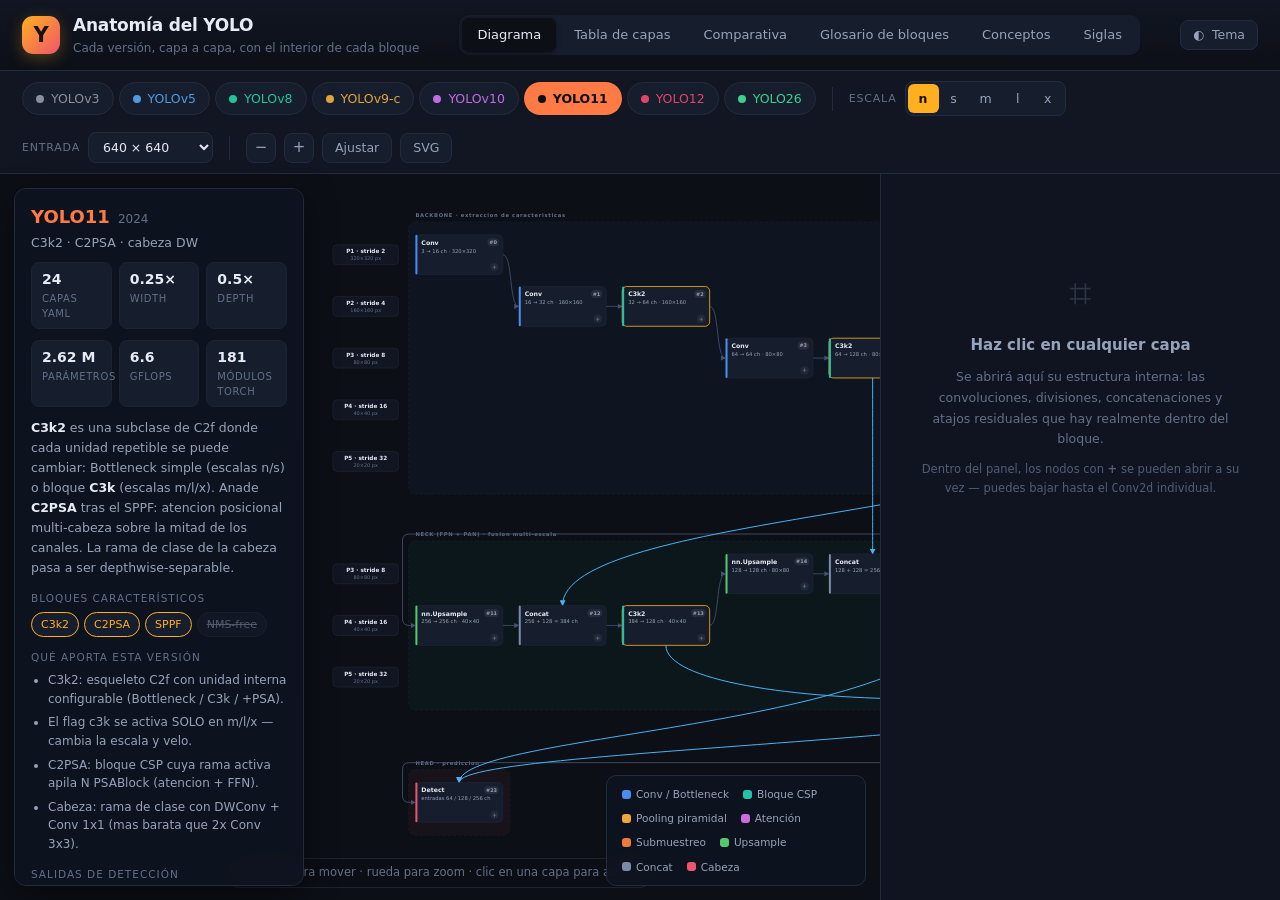
<file: index.html>
<!DOCTYPE html>
<html lang="es">
<head>
<meta charset="utf-8">
<meta name="viewport" content="width=device-width, initial-scale=1">
<title>Anatomía del YOLO · diagramas capa a capa</title>
<link rel="stylesheet" href="css/estilo.css">
<script>
  /* el tema guardado se aplica antes de pintar, para que no haya parpadeo */
  try {
    var t = localStorage.getItem("yolo-tema");
    if (t) document.documentElement.dataset.tema = t;
  } catch (e) { /* localStorage bloqueado: se queda el tema por defecto */ }
</script>
</head>
<body>

<header class="cabecera">
  <div class="marca">
    <div class="logo">Y</div>
    <div>
      <h1>Anatomía del YOLO</h1>
      <p>Cada versión, capa a capa, con el interior de cada bloque</p>
    </div>
  </div>

  <nav class="pestanas" id="pestanas">
    <button class="pes activa" data-vista="diagrama">Diagrama</button>
    <button class="pes" data-vista="tabla">Tabla de capas</button>
    <button class="pes" data-vista="comparativa">Comparativa</button>
    <button class="pes" data-vista="glosario">Glosario de bloques</button>
    <button class="pes" data-vista="conceptos">Conceptos</button>
    <button class="pes" data-vista="siglas">Siglas</button>
  </nav>

  <div class="tema">
    <button class="btn-icono ancho" id="btnTema" title="Cambiar los colores"
            aria-haspopup="true" aria-expanded="false">◐&nbsp; Tema</button>
    <div class="menu-tema oculto" id="menuTema"></div>
  </div>
</header>

<!-- ─────────────────────────── barra de control ─────────────────────────── -->
<div class="controles" id="controles">
  <div class="grupo versiones" id="selectorVersiones"></div>

  <div class="separador"></div>

  <div class="grupo">
    <label>Escala</label>
    <div class="segmentado" id="selectorEscala"></div>
  </div>

  <div class="grupo">
    <label>Entrada</label>
    <select id="selectorEntrada">
      <option value="640" selected>640 × 640</option>
      <option value="320">320 × 320</option>
      <option value="960">960 × 960</option>
      <option value="1280">1280 × 1280</option>
    </select>
  </div>

  <div class="separador"></div>

  <div class="grupo herramientas">
    <button class="btn-icono" id="btnZoomOut" title="Alejar">−</button>
    <button class="btn-icono" id="btnZoomIn" title="Acercar">+</button>
    <button class="btn-icono ancho" id="btnEncuadrar" title="Encuadrar">Ajustar</button>
    <button class="btn-icono ancho" id="btnSVG" title="Descargar el diagrama en SVG">SVG</button>
  </div>
</div>

<!-- ────────────────────────────── contenido ─────────────────────────────── -->
<main id="principal">

  <!-- VISTA: DIAGRAMA -->
  <section class="vista activa" data-vista="diagrama">
    <div class="lienzo-envoltorio">
      <div class="ficha-modelo" id="fichaModelo"></div>
      <svg class="lienzo" id="lienzo"></svg>
      <div class="leyenda" id="leyenda"></div>
      <div class="pista">arrastra para mover · rueda para zoom · clic en una capa para abrirla</div>
    </div>

    <aside class="panel" id="panel">
      <div class="panel-vacio" id="panelVacio">
        <div class="panel-vacio-icono">⌗</div>
        <h3>Haz clic en cualquier capa</h3>
        <p>Se abrirá aquí su estructura interna: las convoluciones, divisiones,
           concatenaciones y atajos residuales que hay realmente dentro del bloque.</p>
        <p class="tenue">Dentro del panel, los nodos con <b>+</b> se pueden abrir a su vez —
           puedes bajar hasta el <code>Conv2d</code> individual.</p>
      </div>
      <div class="panel-cuerpo oculto" id="panelCuerpo">
        <div class="miga" id="miga"></div>
        <h2 id="panelTitulo"></h2>
        <code class="firma" id="panelFirma"></code>
        <div class="panel-meta" id="panelMeta"></div>
        <p class="panel-desc" id="panelDesc"></p>
        <div class="sub-lienzo-envoltorio">
          <svg class="sub-lienzo" id="subLienzo"></svg>
          <div class="sub-herramientas">
            <button class="btn-icono" data-sub="out">−</button>
            <button class="btn-icono" data-sub="in">+</button>
            <button class="btn-icono ancho" data-sub="fit">Ajustar</button>
          </div>
        </div>
        <div class="formula" id="panelFormula"></div>
        <ul class="notas" id="panelNotas"></ul>
      </div>
    </aside>
  </section>

  <!-- VISTA: TABLA -->
  <section class="vista" data-vista="tabla">
    <div class="contenedor-ancho">
      <div class="aviso-tabla" id="avisoTabla"></div>
      <table class="tabla-capas" id="tablaCapas"></table>
    </div>
  </section>

  <!-- VISTA: COMPARATIVA -->
  <section class="vista" data-vista="comparativa">
    <div class="contenedor-ancho" id="contenedorComparativa"></div>
  </section>

  <!-- VISTA: GLOSARIO -->
  <section class="vista" data-vista="glosario">
    <div class="contenedor-ancho">
      <div class="rejilla-glosario" id="rejillaGlosario"></div>
    </div>
  </section>

  <!-- VISTA: CONCEPTOS -->
  <section class="vista" data-vista="conceptos">
    <div class="contenedor-ancho" id="contenedorConceptos"></div>
  </section>

  <!-- VISTA: SIGLAS -->
  <section class="vista" data-vista="siglas">
    <div class="contenedor-ancho" id="contenedorSiglas"></div>
  </section>

</main>

<!-- modal para el glosario -->
<div class="modal oculto" id="modal">
  <div class="modal-caja">
    <button class="modal-cerrar" id="modalCerrar">×</button>
    <div class="miga" id="modalMiga"></div>
    <h2 id="modalTitulo"></h2>
    <code class="firma" id="modalFirma"></code>
    <p class="panel-desc" id="modalDesc"></p>
    <svg class="sub-lienzo grande" id="modalLienzo"></svg>
    <div class="formula" id="modalFormula"></div>
    <ul class="notas" id="modalNotas"></ul>
  </div>
</div>

<script src="js/datos-modelos.js"></script>
<script src="js/parser.js"></script>
<script src="js/bloques.js"></script>
<script src="js/glosario.js"></script>
<script src="js/diagrama.js"></script>
<script src="js/tema.js"></script>
<script src="js/app.js"></script>
</body>
</html>
</file>
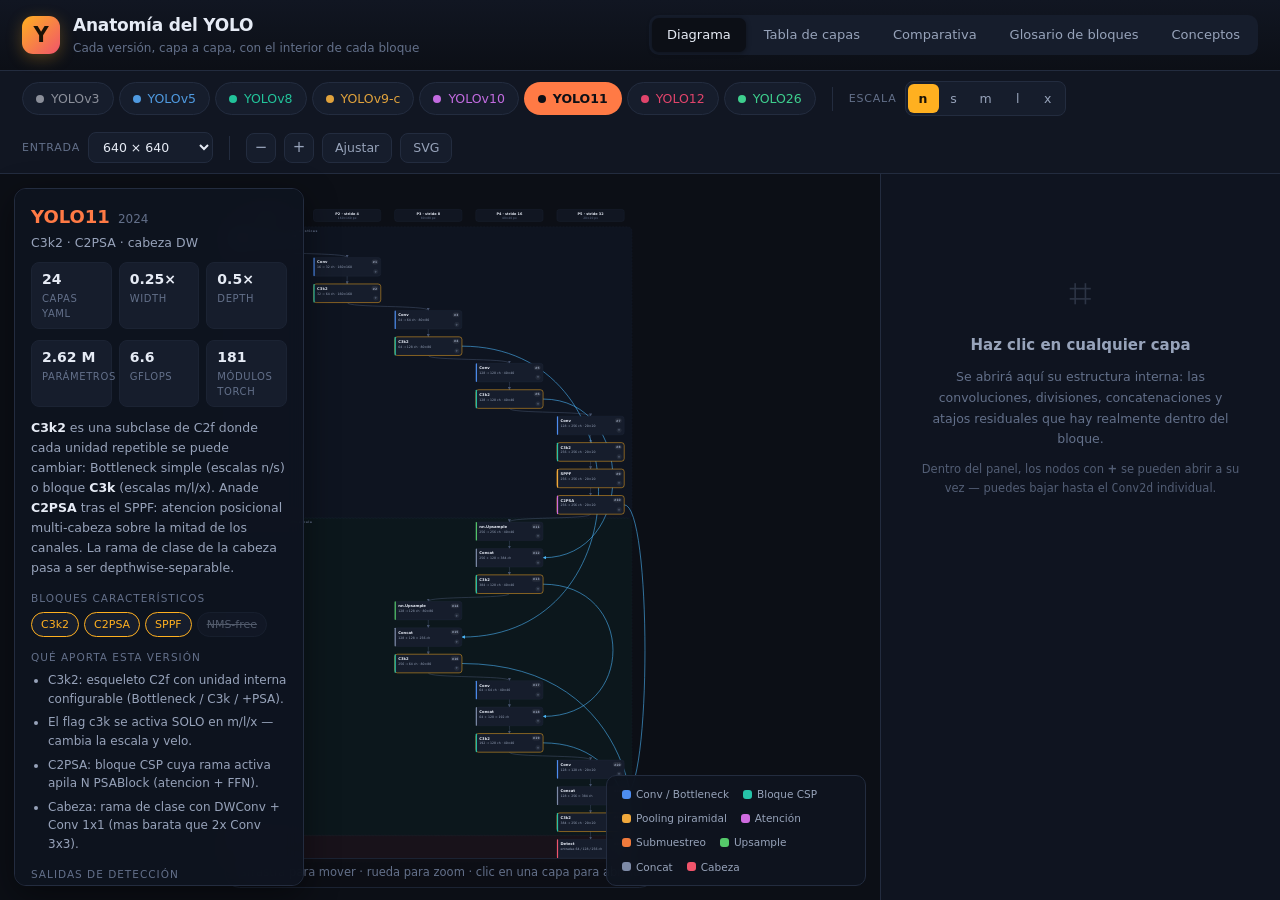
<file: yolo_arquitecture/index.html>
<!DOCTYPE html>
<html lang="es">
<head>
<meta charset="utf-8">
<meta name="viewport" content="width=device-width, initial-scale=1">
<title>Anatomía del YOLO · diagramas capa a capa</title>
<link rel="stylesheet" href="css/estilo.css">
</head>
<body>

<header class="cabecera">
  <div class="marca">
    <div class="logo">Y</div>
    <div>
      <h1>Anatomía del YOLO</h1>
      <p>Cada versión, capa a capa, con el interior de cada bloque</p>
    </div>
  </div>

  <nav class="pestanas" id="pestanas">
    <button class="pes activa" data-vista="diagrama">Diagrama</button>
    <button class="pes" data-vista="tabla">Tabla de capas</button>
    <button class="pes" data-vista="comparativa">Comparativa</button>
    <button class="pes" data-vista="glosario">Glosario de bloques</button>
    <button class="pes" data-vista="conceptos">Conceptos</button>
  </nav>
</header>

<!-- ─────────────────────────── barra de control ─────────────────────────── -->
<div class="controles" id="controles">
  <div class="grupo versiones" id="selectorVersiones"></div>

  <div class="separador"></div>

  <div class="grupo">
    <label>Escala</label>
    <div class="segmentado" id="selectorEscala"></div>
  </div>

  <div class="grupo">
    <label>Entrada</label>
    <select id="selectorEntrada">
      <option value="640" selected>640 × 640</option>
      <option value="320">320 × 320</option>
      <option value="960">960 × 960</option>
      <option value="1280">1280 × 1280</option>
    </select>
  </div>

  <div class="separador"></div>

  <div class="grupo herramientas">
    <button class="btn-icono" id="btnZoomOut" title="Alejar">−</button>
    <button class="btn-icono" id="btnZoomIn" title="Acercar">+</button>
    <button class="btn-icono ancho" id="btnEncuadrar" title="Encuadrar">Ajustar</button>
    <button class="btn-icono ancho" id="btnSVG" title="Descargar el diagrama en SVG">SVG</button>
  </div>
</div>

<!-- ────────────────────────────── contenido ─────────────────────────────── -->
<main id="principal">

  <!-- VISTA: DIAGRAMA -->
  <section class="vista activa" data-vista="diagrama">
    <div class="lienzo-envoltorio">
      <div class="ficha-modelo" id="fichaModelo"></div>
      <svg class="lienzo" id="lienzo"></svg>
      <div class="leyenda" id="leyenda"></div>
      <div class="pista">arrastra para mover · rueda para zoom · clic en una capa para abrirla</div>
    </div>

    <aside class="panel" id="panel">
      <div class="panel-vacio" id="panelVacio">
        <div class="panel-vacio-icono">⌗</div>
        <h3>Haz clic en cualquier capa</h3>
        <p>Se abrirá aquí su estructura interna: las convoluciones, divisiones,
           concatenaciones y atajos residuales que hay realmente dentro del bloque.</p>
        <p class="tenue">Dentro del panel, los nodos con <b>+</b> se pueden abrir a su vez —
           puedes bajar hasta el <code>Conv2d</code> individual.</p>
      </div>
      <div class="panel-cuerpo oculto" id="panelCuerpo">
        <div class="miga" id="miga"></div>
        <h2 id="panelTitulo"></h2>
        <code class="firma" id="panelFirma"></code>
        <div class="panel-meta" id="panelMeta"></div>
        <p class="panel-desc" id="panelDesc"></p>
        <div class="sub-lienzo-envoltorio">
          <svg class="sub-lienzo" id="subLienzo"></svg>
          <div class="sub-herramientas">
            <button class="btn-icono" data-sub="out">−</button>
            <button class="btn-icono" data-sub="in">+</button>
            <button class="btn-icono ancho" data-sub="fit">Ajustar</button>
          </div>
        </div>
        <div class="formula" id="panelFormula"></div>
        <ul class="notas" id="panelNotas"></ul>
      </div>
    </aside>
  </section>

  <!-- VISTA: TABLA -->
  <section class="vista" data-vista="tabla">
    <div class="contenedor-ancho">
      <div class="aviso-tabla" id="avisoTabla"></div>
      <table class="tabla-capas" id="tablaCapas"></table>
    </div>
  </section>

  <!-- VISTA: COMPARATIVA -->
  <section class="vista" data-vista="comparativa">
    <div class="contenedor-ancho" id="contenedorComparativa"></div>
  </section>

  <!-- VISTA: GLOSARIO -->
  <section class="vista" data-vista="glosario">
    <div class="contenedor-ancho">
      <div class="rejilla-glosario" id="rejillaGlosario"></div>
    </div>
  </section>

  <!-- VISTA: CONCEPTOS -->
  <section class="vista" data-vista="conceptos">
    <div class="contenedor-ancho" id="contenedorConceptos"></div>
  </section>

</main>

<!-- modal para el glosario -->
<div class="modal oculto" id="modal">
  <div class="modal-caja">
    <button class="modal-cerrar" id="modalCerrar">×</button>
    <div class="miga" id="modalMiga"></div>
    <h2 id="modalTitulo"></h2>
    <code class="firma" id="modalFirma"></code>
    <p class="panel-desc" id="modalDesc"></p>
    <svg class="sub-lienzo grande" id="modalLienzo"></svg>
    <div class="formula" id="modalFormula"></div>
    <ul class="notas" id="modalNotas"></ul>
  </div>
</div>

<script src="js/datos-modelos.js"></script>
<script src="js/parser.js"></script>
<script src="js/bloques.js"></script>
<script src="js/glosario.js"></script>
<script src="js/diagrama.js"></script>
<script src="js/app.js"></script>
</body>
</html>
</file>
<file: css/estilo.css>
/* ============================================================================
 * estilo.css — Anatomia del YOLO
 * ========================================================================== */

/* Los colores viven todos aqui. El tema por defecto ("noche") es este :root;
 * los demas solo redefinen variables mas abajo, en la seccion "temas". */
:root {
  color-scheme: dark;

  --fondo:        #0c0f16;
  --fondo-2:      #111622;
  --fondo-3:      #161d2c;
  --panel:        #0f1420;
  --borde:        #232c3f;
  --borde-suave:  #1b2333;
  --texto:        #e6ebf5;
  --texto-2:      #97a3ba;
  --texto-3:      #63708a;

  --acento:       #ffb020;   /* texto, bordes y trazos de acento */
  --acento-vivo:  #ffb020;   /* relleno solido de acento */
  --sobre-acento: #1a1206;   /* texto encima del relleno de acento */
  --sobre-color:  #0c0f16;   /* texto encima del color de una version */

  --linea:        #46536e;
  --linea-res:    #f0a03c;
  --linea-cat:    #4bb3f5;
  --linea-split:  #7d8aa6;

  /* familias de bloque */
  --c-conv:   #4d8df0;
  --c-csp:    #26c2a8;
  --c-pool:   #f0a83c;
  --c-attn:   #cf6be0;
  --c-down:   #f07a3c;
  --c-up:     #55c96a;
  --c-concat: #7d8aa6;
  --c-head:   #f0546b;
  --c-io:     #6b7a95;
  --c-op:     #8390a8;
  --c-norm:   #9a7ef0;
  --c-act:    #3ec9b0;
  --c-tensor: #5d6b85;
  --c-salida: #f0546b;
  --c-gap:    #4a5568;
  --c-otro:   #6b7a95;

  /* veladuras y superficies translucidas */
  --velo-sutil:   rgba(255,255,255,.022);
  --velo:         rgba(255,255,255,.05);
  --velo-fuerte:  rgba(255,255,255,.07);
  --velo-modal:   rgba(6,8,13,.8);
  --vidrio:       rgba(12,15,22,.85);
  --vidrio-panel: rgba(15,20,32,.93);

  /* nodos del diagrama */
  --nodo-hover: #1d2739;
  --nodo-tenue: #131926;

  /* codigo y formulas */
  --codigo:      #8fd0ff;
  --formula-bg:  rgba(77,141,240,.07);
  --formula-txt: #a9c7f5;

  /* aviso v3u/v5u */
  --aviso-bg:     rgba(255,176,32,.09);
  --aviso-borde:  rgba(255,176,32,.28);
  --aviso-txt:    #e8c98a;
  --aviso-fuerte: #ffd88a;

  /* bandas de zona del diagrama */
  --banda:          rgba(255,255,255,.018);
  --banda-backbone: rgba(77,141,240,.045);
  --banda-cuello:   rgba(38,194,168,.045);
  --banda-cabeza:   rgba(240,84,107,.05);

  /* los colores de cada version llegan como estilo en linea desde el JS:
   * en temas claros hay que oscurecerlos para que se lean sobre el fondo */
  --filtro-modelo: none;

  --radio: 12px;
  --sombra: 0 10px 34px rgba(0,0,0,.45);
  --sombra-suave: 0 1px 5px rgba(0,0,0,.4);
  --brillo-logo: 0 4px 16px rgba(255,176,32,.28);
}

/* ═══════════════════════════════ temas ═══════════════════════════════════ */

/* Carbon — gris neutro, sin el tinte azul de "noche" */
html[data-tema="carbon"] {
  --fondo: #121212; --fondo-2: #1a1a1a; --fondo-3: #242424; --panel: #171717;
  --borde: #363636; --borde-suave: #282828;
  --texto: #ececec; --texto-2: #a8a8a8; --texto-3: #787878;
  --acento: #f5a623; --acento-vivo: #f5a623; --sobre-acento: #1a1206; --sobre-color: #121212;
  --linea: #5a5a5a; --linea-res: #e8973a; --linea-cat: #56a9e0; --linea-split: #8a8a8a;
  --velo-modal: rgba(0,0,0,.82);
  --vidrio: rgba(18,18,18,.88); --vidrio-panel: rgba(23,23,23,.94);
  --nodo-hover: #303030; --nodo-tenue: #1c1c1c;
  --codigo: #9ccdf0; --formula-bg: rgba(255,255,255,.045); --formula-txt: #bacfdf;
  --banda: rgba(255,255,255,.022);
  --sombra: 0 10px 34px rgba(0,0,0,.6);
  --brillo-logo: 0 4px 16px rgba(245,166,35,.25);
}

/* Contraste — negro y blanco puros, bordes y lineas reforzados */
html[data-tema="contraste"] {
  --fondo: #000000; --fondo-2: #0a0a0a; --fondo-3: #171717; --panel: #050505;
  --borde: #4d4d4d; --borde-suave: #303030;
  --texto: #ffffff; --texto-2: #d6d6d6; --texto-3: #a6a6a6;
  --acento: #ffc53d; --acento-vivo: #ffc53d; --sobre-acento: #000000; --sobre-color: #000000;
  --linea: #8c8c8c; --linea-res: #ffab4a; --linea-cat: #63b8ff; --linea-split: #b3b3b3;
  --c-concat: #a3aec4; --c-io: #93a1bd; --c-op: #a3aec4; --c-tensor: #8b98b2; --c-gap: #7a8494;
  --velo-sutil: rgba(255,255,255,.04); --velo: rgba(255,255,255,.09); --velo-fuerte: rgba(255,255,255,.13);
  --velo-modal: rgba(0,0,0,.88);
  --vidrio: rgba(0,0,0,.92); --vidrio-panel: rgba(0,0,0,.95);
  --nodo-hover: #282828; --nodo-tenue: #101010;
  --codigo: #a5dcff; --formula-bg: rgba(255,255,255,.06); --formula-txt: #cfe3f7;
  --aviso-txt: #ffd98a; --aviso-fuerte: #ffe9b8;
  --banda: rgba(255,255,255,.035);
  --banda-backbone: rgba(77,141,240,.09); --banda-cuello: rgba(38,194,168,.09); --banda-cabeza: rgba(240,84,107,.09);
  --brillo-logo: 0 4px 16px rgba(255,197,61,.3);
}

/* Los dos temas claros comparten familia de colores: los tonos de bloque del
 * tema oscuro son demasiado brillantes sobre fondo claro. */
html[data-tema="papel"], html[data-tema="claro"] {
  color-scheme: light;

  --c-conv: #2f6fd0; --c-csp: #0f9b85; --c-pool: #c97f14; --c-attn: #a53fc0;
  --c-down: #d0561a; --c-up: #2f9b46; --c-concat: #6b7890; --c-head: #d0344b;
  --c-io: #6b7a95; --c-op: #6f7c94; --c-norm: #7a5cd0; --c-act: #10a08a;
  --c-tensor: #5d6b85; --c-salida: #d0344b; --c-gap: #8b95a8; --c-otro: #6b7a95;

  --filtro-modelo: brightness(.72) saturate(1.3);
}

/* Papel — claro y calido */
html[data-tema="papel"] {
  --fondo: #f8f5ef; --fondo-2: #f1ece2; --fondo-3: #e8e2d5; --panel: #fdfbf7;
  --borde: #d3cabb; --borde-suave: #e4ddd0;
  --texto: #2a2621; --texto-2: #5b544a; --texto-3: #877e72;
  --acento: #9c5f00; --acento-vivo: #d18b0a; --sobre-acento: #2a1a00; --sobre-color: #1a1206;
  --linea: #a49a8a; --linea-res: #c47a1e; --linea-cat: #2f86c9; --linea-split: #a49a8a;
  --velo-sutil: rgba(0,0,0,.025); --velo: rgba(0,0,0,.05); --velo-fuerte: rgba(0,0,0,.07);
  --velo-modal: rgba(60,52,40,.55);
  --vidrio: rgba(248,245,239,.9); --vidrio-panel: rgba(253,251,247,.95);
  --nodo-hover: #ded6c6; --nodo-tenue: #efeade;
  --codigo: #17567f; --formula-bg: rgba(47,134,201,.08); --formula-txt: #1d5a85;
  --aviso-bg: rgba(196,122,30,.12); --aviso-borde: rgba(196,122,30,.42);
  --aviso-txt: #6e4210; --aviso-fuerte: #4d2d06;
  --banda: rgba(0,0,0,.02);
  --banda-backbone: rgba(47,111,208,.07); --banda-cuello: rgba(15,155,133,.07); --banda-cabeza: rgba(208,52,75,.07);
  --sombra: 0 10px 30px rgba(90,78,60,.16); --sombra-suave: 0 1px 4px rgba(90,78,60,.2);
  --brillo-logo: 0 4px 14px rgba(209,139,10,.3);
}

/* Claro — blanco frio y nitido */
html[data-tema="claro"] {
  --fondo: #ffffff; --fondo-2: #f6f8fb; --fondo-3: #eceff5; --panel: #ffffff;
  --borde: #ccd4e0; --borde-suave: #e4e9f0;
  --texto: #0f1622; --texto-2: #475162; --texto-3: #6e7a8c;
  --acento: #a35a00; --acento-vivo: #e08c00; --sobre-acento: #2a1a00; --sobre-color: #0c0f16;
  --linea: #93a0b4; --linea-res: #cf7a1e; --linea-cat: #1f7fd0; --linea-split: #93a0b4;
  --velo-sutil: rgba(15,22,34,.025); --velo: rgba(15,22,34,.05); --velo-fuerte: rgba(15,22,34,.07);
  --velo-modal: rgba(20,28,40,.55);
  --vidrio: rgba(255,255,255,.9); --vidrio-panel: rgba(255,255,255,.95);
  --nodo-hover: #e0e6ef; --nodo-tenue: #f2f5f9;
  --codigo: #12608f; --formula-bg: rgba(47,111,208,.07); --formula-txt: #1a548a;
  --aviso-bg: rgba(200,128,20,.12); --aviso-borde: rgba(200,128,20,.4);
  --aviso-txt: #6b4310; --aviso-fuerte: #472b06;
  --banda: rgba(15,22,34,.02);
  --banda-backbone: rgba(47,111,208,.06); --banda-cuello: rgba(15,155,133,.06); --banda-cabeza: rgba(208,52,75,.06);
  --sombra: 0 10px 30px rgba(20,32,50,.14); --sombra-suave: 0 1px 4px rgba(20,32,50,.18);
  --brillo-logo: 0 4px 14px rgba(224,140,0,.28);
}

* { box-sizing: border-box; }

html, body {
  margin: 0; height: 100%;
  background: var(--fondo);
  color: var(--texto);
  font: 14px/1.55 "Segoe UI", system-ui, -apple-system, sans-serif;
  overflow: hidden;
}

code, .mono { font-family: "Cascadia Code", "JetBrains Mono", Consolas, monospace; }

/* ─────────────────────────────── cabecera ─────────────────────────────── */

.cabecera {
  display: flex; align-items: center; justify-content: space-between;
  gap: 24px; padding: 12px 22px;
  background: linear-gradient(180deg, var(--fondo-2), var(--fondo));
  border-bottom: 1px solid var(--borde);
}
.marca { display: flex; align-items: center; gap: 13px; }
.logo {
  width: 38px; height: 38px; border-radius: 11px;
  background: linear-gradient(135deg, var(--acento-vivo), var(--c-head));
  color: var(--sobre-acento); font-weight: 800; font-size: 21px;
  display: grid; place-items: center;
  box-shadow: var(--brillo-logo);
}
.cabecera h1 { margin: 0; font-size: 17px; font-weight: 650; letter-spacing: -.2px; }
.cabecera p  { margin: 1px 0 0; font-size: 12px; color: var(--texto-3); }

.pestanas { display: flex; gap: 3px; background: var(--fondo-3); padding: 3px; border-radius: 10px; }
.pes {
  background: none; border: 0; color: var(--texto-2);
  padding: 7px 15px; border-radius: 7px; cursor: pointer;
  font: inherit; font-size: 13px; transition: .14s;
}
.pes:hover { color: var(--texto); background: var(--velo); }
.pes.activa { background: var(--fondo); color: var(--texto); box-shadow: var(--sombra-suave); }

/* ───────────────────────── selector de tema ────────────────────────────── */

.tema { position: relative; flex-shrink: 0; }
.menu-tema {
  position: absolute; right: 0; top: calc(100% + 8px); z-index: 200;
  min-width: 214px; padding: 6px;
  background: var(--panel); border: 1px solid var(--borde);
  border-radius: var(--radio); box-shadow: var(--sombra);
}
.menu-tema button {
  display: flex; align-items: center; gap: 10px; width: 100%; text-align: left;
  background: none; border: 0; color: var(--texto-2); cursor: pointer;
  padding: 7px 8px; border-radius: 8px; font: inherit; font-size: 12.5px;
}
.menu-tema button:hover { background: var(--velo); color: var(--texto); }
.menu-tema button.activa { color: var(--texto); font-weight: 620; }
.menu-tema .muestra {
  position: relative; width: 34px; height: 22px; flex-shrink: 0;
  border: 1px solid var(--borde); border-radius: 6px;
  display: grid; place-items: center; font-size: 10px; font-weight: 700;
}
.menu-tema .muestra::after {
  content: ""; position: absolute; right: 3px; bottom: 3px;
  width: 6px; height: 6px; border-radius: 50%; background: var(--m-acento);
}
.menu-tema .txt { display: flex; flex-direction: column; line-height: 1.3; }
.menu-tema .txt small { color: var(--texto-3); font-size: 10.5px; }
.menu-tema .tic { margin-left: auto; color: var(--acento); }

/* ─────────────────────────────── controles ─────────────────────────────── */

.controles {
  display: flex; align-items: center; gap: 16px; flex-wrap: wrap;
  padding: 10px 22px;
  background: var(--fondo-2);
  border-bottom: 1px solid var(--borde);
}
.grupo { display: flex; align-items: center; gap: 8px; }
.grupo > label { font-size: 11px; text-transform: uppercase; letter-spacing: .8px; color: var(--texto-3); }
.separador { width: 1px; height: 24px; background: var(--borde); }

.versiones { gap: 5px; flex-wrap: wrap; }
.chip-version {
  border: 1px solid var(--borde); background: var(--fondo-3);
  color: var(--texto-2); padding: 6px 13px; border-radius: 999px;
  cursor: pointer; font: inherit; font-size: 12.5px; transition: .14s;
  display: flex; align-items: center; gap: 7px;
}
/* el color de la version llega en linea desde el JS: en tema claro se oscurece */
.chip-version:not(.activa) { filter: var(--filtro-modelo); }
.chip-version:hover { border-color: var(--texto-3); color: var(--texto); }
.chip-version .punto { width: 8px; height: 8px; border-radius: 50%; background: currentColor; }
.chip-version.activa {
  color: var(--sobre-color); font-weight: 650;
  border-color: transparent;
}

.segmentado { display: flex; background: var(--fondo-3); border-radius: 8px; padding: 2px; border: 1px solid var(--borde); }
.segmentado button {
  background: none; border: 0; color: var(--texto-2); cursor: pointer;
  padding: 5px 11px; border-radius: 6px; font: inherit; font-size: 12.5px;
  min-width: 30px; transition: .12s;
}
.segmentado button:hover:not(.activa) { color: var(--texto); }
.segmentado button.activa { background: var(--acento-vivo); color: var(--sobre-acento); font-weight: 650; }
.segmentado.deshabilitado { opacity: .35; pointer-events: none; }

select {
  background: var(--fondo-3); color: var(--texto);
  border: 1px solid var(--borde); border-radius: 8px;
  padding: 6px 10px; font: inherit; font-size: 12.5px; cursor: pointer;
}

.btn-icono {
  width: 30px; height: 30px; border-radius: 8px;
  background: var(--fondo-3); border: 1px solid var(--borde);
  color: var(--texto-2); cursor: pointer; font: inherit; font-size: 15px;
  display: grid; place-items: center; transition: .12s;
}
.btn-icono.ancho { width: auto; padding: 0 12px; font-size: 12.5px; }
.btn-icono:hover { background: var(--borde); color: var(--texto); }

/* ─────────────────────────────── layout ────────────────────────────────── */

#principal { position: absolute; inset: 0; top: 118px; }
.vista { display: none; position: absolute; inset: 0; }
.vista.activa { display: flex; }

.lienzo-envoltorio { position: relative; flex: 1; min-width: 0; }
.lienzo { width: 100%; height: 100%; display: block; cursor: grab; touch-action: none; }
.lienzo.arrastrando { cursor: grabbing; }

.pista {
  position: absolute; bottom: 12px; left: 50%; transform: translateX(-50%);
  font-size: 11.5px; color: var(--texto-3);
  background: var(--vidrio); padding: 5px 14px; border-radius: 999px;
  border: 1px solid var(--borde-suave); pointer-events: none;
}

/* ficha del modelo (arriba a la izquierda del lienzo) */
.ficha-modelo {
  position: absolute; top: 14px; left: 14px; z-index: 5;
  width: 330px; max-height: calc(100% - 28px); overflow-y: auto;
  background: var(--vidrio-panel); backdrop-filter: blur(9px);
  border: 1px solid var(--borde); border-radius: var(--radio);
  padding: 14px 16px; box-shadow: var(--sombra);
}
.ficha-modelo h2 { margin: 0; font-size: 18px; display: flex; align-items: baseline; gap: 8px; filter: var(--filtro-modelo); }
.ficha-modelo h2 .anio { font-size: 12px; color: var(--texto-3); font-weight: 400; }
.ficha-modelo .sub { color: var(--texto-2); font-size: 12.5px; margin: 2px 0 10px; }
.ficha-modelo .resumen { font-size: 12.5px; color: var(--texto-2); margin: 0 0 11px; line-height: 1.6; }
.ficha-modelo b { color: var(--texto); font-weight: 600; }
.ficha-modelo .yaml {
  font-size: 11px; color: var(--texto-3); word-break: break-all;
  border-top: 1px solid var(--borde-suave); padding-top: 9px; margin-top: 10px;
}
.estadisticas { display: flex; gap: 7px; margin: 0 0 11px; flex-wrap: wrap; }
.estadistica {
  background: var(--fondo-3); border: 1px solid var(--borde-suave);
  border-radius: 8px; padding: 6px 10px; flex: 1; min-width: 76px;
}
.estadistica .v { font-size: 14px; font-weight: 650; }
.estadistica .e { font-size: 10px; color: var(--texto-3); text-transform: uppercase; letter-spacing: .6px; }
.aviso {
  background: var(--aviso-bg); border: 1px solid var(--aviso-borde);
  border-radius: 9px; padding: 9px 11px; font-size: 11.5px; color: var(--aviso-txt);
  margin: 0 0 11px; line-height: 1.55;
}
.aviso b { color: var(--aviso-fuerte); }
.lista-novedades { margin: 0; padding-left: 17px; font-size: 12px; color: var(--texto-2); }
.lista-novedades li { margin-bottom: 5px; }
.titulillo {
  font-size: 10.5px; text-transform: uppercase; letter-spacing: 1px;
  color: var(--texto-3); margin: 12px 0 6px;
}
.etiquetas { display: flex; gap: 5px; flex-wrap: wrap; }
.etiqueta-bloque {
  font-size: 11px; padding: 3px 9px; border-radius: 999px;
  background: var(--fondo-3); border: 1px solid var(--borde); color: var(--texto-2);
}
.etiqueta-bloque.destacada { border-color: var(--acento); color: var(--acento); }
.etiqueta-bloque.ausente { text-decoration: line-through; opacity: .5; }

/* leyenda */
.leyenda {
  position: absolute; bottom: 14px; right: 14px; z-index: 5;
  display: flex; gap: 4px; flex-wrap: wrap; max-width: 260px;
  background: var(--vidrio-panel); backdrop-filter: blur(9px);
  border: 1px solid var(--borde); border-radius: 10px; padding: 8px 10px;
}
.leyenda .it { display: flex; align-items: center; gap: 5px; font-size: 10.5px; color: var(--texto-2); padding: 2px 5px; }
.leyenda .sw { width: 9px; height: 9px; border-radius: 3px; }

/* ─────────────────────────────── panel lateral ─────────────────────────── */

.panel {
  width: 480px; flex-shrink: 0; background: var(--panel);
  border-left: 1px solid var(--borde); overflow-y: auto; padding: 18px 20px 40px;
}
.panel-vacio { text-align: center; padding: 70px 20px; color: var(--texto-3); }
.panel-vacio-icono { font-size: 40px; opacity: .35; margin-bottom: 10px; }
.panel-vacio h3 { color: var(--texto-2); font-size: 15px; margin: 0 0 10px; font-weight: 550; }
.panel-vacio p { font-size: 12.5px; line-height: 1.65; margin: 0 0 10px; }
.panel-vacio .tenue { font-size: 11.5px; opacity: .8; }
.oculto { display: none !important; }

.miga { display: flex; align-items: center; gap: 6px; flex-wrap: wrap; margin-bottom: 10px; font-size: 12px; }
.miga button {
  background: var(--fondo-3); border: 1px solid var(--borde); color: var(--texto-2);
  border-radius: 7px; padding: 3px 9px; cursor: pointer; font: inherit; font-size: 11.5px;
}
.miga button:hover { color: var(--texto); border-color: var(--texto-3); }
.miga .sep { color: var(--texto-3); }
.miga .actual { color: var(--acento); font-weight: 600; }

.panel h2 { margin: 0 0 8px; font-size: 17px; line-height: 1.35; }
.firma {
  display: block; background: var(--fondo); border: 1px solid var(--borde-suave);
  border-radius: 8px; padding: 8px 11px; font-size: 11.5px; color: var(--codigo);
  overflow-x: auto; white-space: pre; margin-bottom: 12px;
}
.panel-meta { display: flex; gap: 6px; flex-wrap: wrap; margin-bottom: 12px; }
.panel-meta .m {
  font-size: 11px; background: var(--fondo-3); border: 1px solid var(--borde-suave);
  border-radius: 7px; padding: 4px 9px; color: var(--texto-2);
}
.panel-meta .m b { color: var(--texto); }
.panel-desc { font-size: 13px; line-height: 1.68; color: var(--texto-2); margin: 0 0 14px; }
.panel-desc b { color: var(--texto); font-weight: 600; }
.panel-desc code, .notas code, .formula code, .tarjeta-sigla code {
  background: var(--fondo-3); padding: 1px 5px; border-radius: 4px; font-size: .92em;
}

.sub-lienzo-envoltorio {
  position: relative; background: var(--fondo); border: 1px solid var(--borde);
  border-radius: var(--radio); height: 330px; margin-bottom: 14px; overflow: hidden;
}
.sub-lienzo { width: 100%; height: 100%; display: block; cursor: grab; touch-action: none; }
.sub-lienzo.arrastrando { cursor: grabbing; }
.sub-herramientas { position: absolute; top: 8px; right: 8px; display: flex; gap: 4px; }

.formula {
  background: var(--formula-bg); border-left: 3px solid var(--c-conv);
  border-radius: 0 8px 8px 0; padding: 9px 12px; margin-bottom: 14px;
  font-family: "Cascadia Code", Consolas, monospace; font-size: 11.5px;
  color: var(--formula-txt); overflow-x: auto;
}
.notas { margin: 0; padding-left: 18px; }
.notas li { font-size: 12.5px; line-height: 1.65; color: var(--texto-2); margin-bottom: 8px; }
.notas b { color: var(--texto); }

/* ─────────────────────────────── SVG: nodos ────────────────────────────── */

.nodo { cursor: pointer; }
.nodo .caja {
  fill: var(--fondo-3); stroke: var(--borde); stroke-width: 1;
  transition: fill .12s, stroke .12s;
}
.nodo:hover .caja { fill: var(--nodo-hover); stroke: var(--texto-3); }
.nodo .acento { fill: var(--c-otro); }
.nodo .etiqueta { fill: var(--texto); font-size: 12.5px; font-weight: 600; }
.nodo .detalle  { fill: var(--texto-2); font-size: 10.5px; }
.nodo .insignia-bg { fill: var(--velo-fuerte); }
.nodo .insignia { fill: var(--texto-2); font-size: 10px; font-weight: 600; }
.nodo .lupa circle { fill: var(--velo); stroke: var(--borde); }
.nodo .lupa-txt { fill: var(--texto-3); font-size: 12px; font-weight: 700; }
.nodo:hover .lupa circle { fill: var(--acento-vivo); stroke: var(--acento-vivo); }
.nodo:hover .lupa-txt { fill: var(--sobre-acento); }
.nodo.destacado .caja { stroke: var(--acento); stroke-width: 1.6; }

.n-conv   .acento { fill: var(--c-conv); }
.n-csp    .acento { fill: var(--c-csp); }
.n-pool   .acento { fill: var(--c-pool); }
.n-attn   .acento { fill: var(--c-attn); }
.n-down   .acento { fill: var(--c-down); }
.n-up     .acento { fill: var(--c-up); }
.n-concat .acento { fill: var(--c-concat); }
.n-head   .acento { fill: var(--c-head); }
.n-io     .acento { fill: var(--c-io); }
.n-op     .acento { fill: var(--c-op); }
.n-norm   .acento { fill: var(--c-norm); }
.n-act    .acento { fill: var(--c-act); }
.n-tensor .acento { fill: var(--c-tensor); }
.n-salida .acento { fill: var(--c-salida); }
.n-gap    .acento { fill: var(--c-gap); }
.n-otro   .acento { fill: var(--c-otro); }

.n-io .caja, .n-tensor .caja { fill: var(--nodo-tenue); stroke-dasharray: 4 3; }
.n-gap .caja { fill: none; stroke-dasharray: 3 4; }
.n-gap .etiqueta { fill: var(--texto-3); }
.n-io, .n-tensor, .n-gap { cursor: default; }

/* ─────────────────────────────── SVG: aristas ──────────────────────────── */

.arista { fill: none; stroke: var(--linea); stroke-width: 1.7; transition: stroke .12s, stroke-width .12s, opacity .12s; }
.a-residual { stroke: var(--linea-res); stroke-dasharray: 5 4; }
.a-concat, .a-salto { stroke: var(--linea-cat); }
.a-salto { stroke-width: 2; }
.a-split { stroke: var(--linea-split); stroke-dasharray: 3 3; }
.arista-txt { fill: var(--texto-3); font-size: 9.5px; }

.con-foco .arista { opacity: .16; }
.con-foco .arista.viva { opacity: 1; stroke-width: 2.8; stroke: var(--acento); }
.con-foco .arista.viva { marker-end: url(#flecha-act); }
.con-foco .nodo { opacity: .3; }
.con-foco .nodo.vivo { opacity: 1; }

/* bandas de zona */
.banda { fill: var(--banda); stroke: var(--borde-suave); stroke-dasharray: 6 5; }
.banda-backbone { fill: var(--banda-backbone); }
.banda-cuello   { fill: var(--banda-cuello); }
.banda-cabeza   { fill: var(--banda-cabeza); }
.banda-txt { fill: var(--texto-3); font-size: 10.5px; font-weight: 600; letter-spacing: 1.4px; }

.cab-caja { fill: var(--fondo-2); stroke: var(--borde); }
.cab-t1 { fill: var(--texto); font-size: 11.5px; font-weight: 650; }
.cab-t2 { fill: var(--texto-3); font-size: 10px; }

/* ─────────────────────────────── vistas de texto ───────────────────────── */

.contenedor-ancho { flex: 1; overflow-y: auto; padding: 26px 32px 60px; }

.tabla-capas { width: 100%; border-collapse: collapse; font-size: 12.5px; }
.tabla-capas th {
  text-align: left; padding: 9px 11px; color: var(--texto-3);
  font-size: 10.5px; text-transform: uppercase; letter-spacing: .8px;
  border-bottom: 1px solid var(--borde); position: sticky; top: 0; background: var(--fondo);
}
.tabla-capas td { padding: 8px 11px; border-bottom: 1px solid var(--borde-suave); }
.tabla-capas tr.fila-capa { cursor: pointer; }
.tabla-capas tr.fila-capa:hover td { background: var(--fondo-3); }
.tabla-capas .idx { color: var(--texto-3); font-family: Consolas, monospace; }
.tabla-capas .mod { font-weight: 620; }
.tabla-capas .args { font-family: Consolas, monospace; font-size: 11.5px; color: var(--codigo); }
.tabla-capas .num { font-family: Consolas, monospace; text-align: right; }
.tabla-capas .zona-backbone td:first-child { box-shadow: inset 3px 0 0 var(--c-conv); }
.tabla-capas .zona-cuello   td:first-child { box-shadow: inset 3px 0 0 var(--c-csp); }
.tabla-capas .zona-cabeza   td:first-child { box-shadow: inset 3px 0 0 var(--c-head); }
.aviso-tabla { margin-bottom: 16px; font-size: 12.5px; color: var(--texto-2); }

.tabla-comparativa { width: 100%; border-collapse: collapse; font-size: 12.5px; margin-bottom: 30px; }
.tabla-comparativa th {
  text-align: left; padding: 10px 12px; background: var(--fondo-3);
  font-size: 10.5px; text-transform: uppercase; letter-spacing: .7px; color: var(--texto-2);
  border-bottom: 1px solid var(--borde);
}
.tabla-comparativa td { padding: 9px 12px; border-bottom: 1px solid var(--borde-suave); color: var(--texto-2); }
.tabla-comparativa td:first-child { font-weight: 650; color: var(--texto); }
.tabla-comparativa tr:hover td { background: var(--velo-sutil); }
.tabla-comparativa td[style] { filter: var(--filtro-modelo); }
.tabla-comparativa td.enfasis { color: var(--acento); font-weight: 650; }

h2.seccion { font-size: 20px; margin: 0 0 6px; }
p.seccion-sub { color: var(--texto-2); font-size: 13px; margin: 0 0 22px; max-width: 760px; line-height: 1.65; }

.rejilla-glosario { display: grid; grid-template-columns: repeat(auto-fill, minmax(320px, 1fr)); gap: 14px; }
.tarjeta-bloque {
  background: var(--fondo-2); border: 1px solid var(--borde); border-radius: var(--radio);
  padding: 15px 17px; cursor: pointer; transition: .15s; position: relative; overflow: hidden;
}
.tarjeta-bloque::before {
  content: ""; position: absolute; left: 0; top: 0; bottom: 0; width: 3px; background: var(--c-otro);
}
.tarjeta-bloque.f-conv::before { background: var(--c-conv); }
.tarjeta-bloque.f-csp::before  { background: var(--c-csp); }
.tarjeta-bloque.f-pool::before { background: var(--c-pool); }
.tarjeta-bloque.f-attn::before { background: var(--c-attn); }
.tarjeta-bloque.f-down::before { background: var(--c-down); }
.tarjeta-bloque.f-head::before { background: var(--c-head); }
.tarjeta-bloque:hover { border-color: var(--texto-3); transform: translateY(-2px); box-shadow: var(--sombra); }
.tarjeta-bloque h3 { margin: 0 0 3px; font-size: 15.5px; }
.tarjeta-bloque .lema { font-size: 11.5px; color: var(--acento); margin: 0 0 9px; font-family: Consolas, monospace; }
.tarjeta-bloque p { font-size: 12.5px; color: var(--texto-2); line-height: 1.62; margin: 0 0 11px; }
.tarjeta-bloque .pie { display: flex; gap: 6px; flex-wrap: wrap; font-size: 10.5px; color: var(--texto-3); }
.tarjeta-bloque .pie span { background: var(--fondo-3); padding: 3px 8px; border-radius: 6px; }
.tarjeta-bloque .abrir { position: absolute; right: 14px; top: 14px; font-size: 11px; color: var(--texto-3); }

.rejilla-conceptos { display: grid; grid-template-columns: repeat(auto-fill, minmax(380px, 1fr)); gap: 16px; }
.tarjeta-concepto {
  background: var(--fondo-2); border: 1px solid var(--borde);
  border-radius: var(--radio); padding: 18px 20px;
}
.tarjeta-concepto h3 { margin: 0 0 9px; font-size: 15.5px; color: var(--acento); }
.tarjeta-concepto p { margin: 0; font-size: 13px; line-height: 1.7; color: var(--texto-2); }
.tarjeta-concepto b { color: var(--texto); }

/* siglas */
.titulo-grupo {
  font-size: 10.5px; text-transform: uppercase; letter-spacing: 1.2px;
  color: var(--texto-3); margin: 28px 0 11px; padding-bottom: 8px;
  border-bottom: 1px solid var(--borde-suave);
}
.titulo-grupo:first-of-type { margin-top: 4px; }
.rejilla-siglas { display: grid; grid-template-columns: repeat(auto-fill, minmax(340px, 1fr)); gap: 12px; }
.tarjeta-sigla {
  background: var(--fondo-2); border: 1px solid var(--borde);
  border-radius: var(--radio); padding: 13px 16px 15px;
}
.tarjeta-sigla h3 {
  margin: 0; font-size: 14.5px; font-weight: 680; color: var(--texto);
  font-family: "Cascadia Code", "JetBrains Mono", Consolas, monospace;
}
.tarjeta-sigla .de { font-size: 11.5px; color: var(--acento); margin: 2px 0 8px; }
.tarjeta-sigla p { margin: 0; font-size: 12.5px; line-height: 1.65; color: var(--texto-2); }
.tarjeta-sigla b { color: var(--texto); font-weight: 600; }
.tarjeta-sigla i { color: var(--texto); font-style: italic; }

/* ─────────────────────────────── modal ─────────────────────────────────── */

.modal {
  position: fixed; inset: 0; background: var(--velo-modal); backdrop-filter: blur(4px);
  z-index: 100; display: grid; place-items: center; padding: 30px;
}
.modal-caja {
  background: var(--panel); border: 1px solid var(--borde); border-radius: 16px;
  width: min(1080px, 100%); max-height: 100%; overflow-y: auto;
  padding: 26px 30px 32px; position: relative; box-shadow: var(--sombra);
}
.modal-cerrar {
  position: absolute; right: 16px; top: 14px; width: 30px; height: 30px;
  border-radius: 8px; background: var(--fondo-3); border: 1px solid var(--borde);
  color: var(--texto-2); font-size: 19px; cursor: pointer; line-height: 1;
}
.modal-cerrar:hover { color: var(--texto); background: var(--borde); }
.sub-lienzo.grande {
  height: 400px; background: var(--fondo); border: 1px solid var(--borde);
  border-radius: var(--radio); margin-bottom: 16px;
}

/* ─────────────────────────────── responsive ────────────────────────────── */

@media (max-width: 1280px) {
  .panel { width: 400px; }
  .ficha-modelo { width: 290px; }
}
@media (max-width: 1000px) {
  #principal { top: 160px; }
  .vista.activa { flex-direction: column; }
  .panel { width: auto; border-left: 0; border-top: 1px solid var(--borde); max-height: 45%; }
  .ficha-modelo { position: static; width: auto; margin: 12px; max-height: none; }
  .lienzo-envoltorio { min-height: 400px; }
}

/* barras de scroll */
::-webkit-scrollbar { width: 10px; height: 10px; }
::-webkit-scrollbar-track { background: var(--fondo); }
::-webkit-scrollbar-thumb { background: var(--borde); border-radius: 5px; border: 2px solid var(--fondo); }
::-webkit-scrollbar-thumb:hover { background: var(--texto-3); }
</file>
<file: yolo_arquitecture/css/estilo.css>
/* ============================================================================
 * estilo.css — Anatomia del YOLO
 * ========================================================================== */

:root {
  --fondo:        #0c0f16;
  --fondo-2:      #111622;
  --fondo-3:      #161d2c;
  --panel:        #0f1420;
  --borde:        #232c3f;
  --borde-suave:  #1b2333;
  --texto:        #e6ebf5;
  --texto-2:      #97a3ba;
  --texto-3:      #63708a;
  --acento:       #ffb020;

  --linea:        #46536e;
  --linea-res:    #f0a03c;
  --linea-cat:    #4bb3f5;
  --linea-split:  #7d8aa6;

  /* familias de bloque */
  --c-conv:   #4d8df0;
  --c-csp:    #26c2a8;
  --c-pool:   #f0a83c;
  --c-attn:   #cf6be0;
  --c-down:   #f07a3c;
  --c-up:     #55c96a;
  --c-concat: #7d8aa6;
  --c-head:   #f0546b;
  --c-io:     #6b7a95;
  --c-op:     #8390a8;
  --c-norm:   #9a7ef0;
  --c-act:    #3ec9b0;
  --c-tensor: #5d6b85;
  --c-salida: #f0546b;
  --c-gap:    #4a5568;
  --c-otro:   #6b7a95;

  --radio: 12px;
  --sombra: 0 10px 34px rgba(0,0,0,.45);
}

* { box-sizing: border-box; }

html, body {
  margin: 0; height: 100%;
  background: var(--fondo);
  color: var(--texto);
  font: 14px/1.55 "Segoe UI", system-ui, -apple-system, sans-serif;
  overflow: hidden;
}

code, .mono { font-family: "Cascadia Code", "JetBrains Mono", Consolas, monospace; }

/* ─────────────────────────────── cabecera ─────────────────────────────── */

.cabecera {
  display: flex; align-items: center; justify-content: space-between;
  gap: 24px; padding: 12px 22px;
  background: linear-gradient(180deg, var(--fondo-2), var(--fondo));
  border-bottom: 1px solid var(--borde);
}
.marca { display: flex; align-items: center; gap: 13px; }
.logo {
  width: 38px; height: 38px; border-radius: 11px;
  background: linear-gradient(135deg, var(--acento), #f0546b);
  color: #1a1206; font-weight: 800; font-size: 21px;
  display: grid; place-items: center;
  box-shadow: 0 4px 16px rgba(255,176,32,.28);
}
.cabecera h1 { margin: 0; font-size: 17px; font-weight: 650; letter-spacing: -.2px; }
.cabecera p  { margin: 1px 0 0; font-size: 12px; color: var(--texto-3); }

.pestanas { display: flex; gap: 3px; background: var(--fondo-3); padding: 3px; border-radius: 10px; }
.pes {
  background: none; border: 0; color: var(--texto-2);
  padding: 7px 15px; border-radius: 7px; cursor: pointer;
  font: inherit; font-size: 13px; transition: .14s;
}
.pes:hover { color: var(--texto); background: rgba(255,255,255,.05); }
.pes.activa { background: var(--fondo); color: var(--texto); box-shadow: 0 1px 5px rgba(0,0,0,.4); }

/* ─────────────────────────────── controles ─────────────────────────────── */

.controles {
  display: flex; align-items: center; gap: 16px; flex-wrap: wrap;
  padding: 10px 22px;
  background: var(--fondo-2);
  border-bottom: 1px solid var(--borde);
}
.grupo { display: flex; align-items: center; gap: 8px; }
.grupo > label { font-size: 11px; text-transform: uppercase; letter-spacing: .8px; color: var(--texto-3); }
.separador { width: 1px; height: 24px; background: var(--borde); }

.versiones { gap: 5px; flex-wrap: wrap; }
.chip-version {
  border: 1px solid var(--borde); background: var(--fondo-3);
  color: var(--texto-2); padding: 6px 13px; border-radius: 999px;
  cursor: pointer; font: inherit; font-size: 12.5px; transition: .14s;
  display: flex; align-items: center; gap: 7px;
}
.chip-version:hover { border-color: var(--texto-3); color: var(--texto); }
.chip-version .punto { width: 8px; height: 8px; border-radius: 50%; background: currentColor; }
.chip-version.activa {
  color: #0c0f16; font-weight: 650;
  border-color: transparent;
}

.segmentado { display: flex; background: var(--fondo-3); border-radius: 8px; padding: 2px; border: 1px solid var(--borde); }
.segmentado button {
  background: none; border: 0; color: var(--texto-2); cursor: pointer;
  padding: 5px 11px; border-radius: 6px; font: inherit; font-size: 12.5px;
  min-width: 30px; transition: .12s;
}
.segmentado button:hover:not(.activa) { color: var(--texto); }
.segmentado button.activa { background: var(--acento); color: #1a1206; font-weight: 650; }
.segmentado.deshabilitado { opacity: .35; pointer-events: none; }

select {
  background: var(--fondo-3); color: var(--texto);
  border: 1px solid var(--borde); border-radius: 8px;
  padding: 6px 10px; font: inherit; font-size: 12.5px; cursor: pointer;
}

.btn-icono {
  width: 30px; height: 30px; border-radius: 8px;
  background: var(--fondo-3); border: 1px solid var(--borde);
  color: var(--texto-2); cursor: pointer; font: inherit; font-size: 15px;
  display: grid; place-items: center; transition: .12s;
}
.btn-icono.ancho { width: auto; padding: 0 12px; font-size: 12.5px; }
.btn-icono:hover { background: var(--borde); color: var(--texto); }

/* ─────────────────────────────── layout ────────────────────────────────── */

#principal { position: absolute; inset: 0; top: 118px; }
.vista { display: none; position: absolute; inset: 0; }
.vista.activa { display: flex; }

.lienzo-envoltorio { position: relative; flex: 1; min-width: 0; }
.lienzo { width: 100%; height: 100%; display: block; cursor: grab; touch-action: none; }
.lienzo.arrastrando { cursor: grabbing; }

.pista {
  position: absolute; bottom: 12px; left: 50%; transform: translateX(-50%);
  font-size: 11.5px; color: var(--texto-3);
  background: rgba(12,15,22,.85); padding: 5px 14px; border-radius: 999px;
  border: 1px solid var(--borde-suave); pointer-events: none;
}

/* ficha del modelo (arriba a la izquierda del lienzo) */
.ficha-modelo {
  position: absolute; top: 14px; left: 14px; z-index: 5;
  width: 330px; max-height: calc(100% - 28px); overflow-y: auto;
  background: rgba(15,20,32,.93); backdrop-filter: blur(9px);
  border: 1px solid var(--borde); border-radius: var(--radio);
  padding: 14px 16px; box-shadow: var(--sombra);
}
.ficha-modelo h2 { margin: 0; font-size: 18px; display: flex; align-items: baseline; gap: 8px; }
.ficha-modelo h2 .anio { font-size: 12px; color: var(--texto-3); font-weight: 400; }
.ficha-modelo .sub { color: var(--texto-2); font-size: 12.5px; margin: 2px 0 10px; }
.ficha-modelo .resumen { font-size: 12.5px; color: var(--texto-2); margin: 0 0 11px; line-height: 1.6; }
.ficha-modelo b { color: var(--texto); font-weight: 600; }
.ficha-modelo .yaml {
  font-size: 11px; color: var(--texto-3); word-break: break-all;
  border-top: 1px solid var(--borde-suave); padding-top: 9px; margin-top: 10px;
}
.estadisticas { display: flex; gap: 7px; margin: 0 0 11px; flex-wrap: wrap; }
.estadistica {
  background: var(--fondo-3); border: 1px solid var(--borde-suave);
  border-radius: 8px; padding: 6px 10px; flex: 1; min-width: 76px;
}
.estadistica .v { font-size: 14px; font-weight: 650; }
.estadistica .e { font-size: 10px; color: var(--texto-3); text-transform: uppercase; letter-spacing: .6px; }
.aviso {
  background: rgba(255,176,32,.09); border: 1px solid rgba(255,176,32,.28);
  border-radius: 9px; padding: 9px 11px; font-size: 11.5px; color: #e8c98a;
  margin: 0 0 11px; line-height: 1.55;
}
.aviso b { color: #ffd88a; }
.lista-novedades { margin: 0; padding-left: 17px; font-size: 12px; color: var(--texto-2); }
.lista-novedades li { margin-bottom: 5px; }
.titulillo {
  font-size: 10.5px; text-transform: uppercase; letter-spacing: 1px;
  color: var(--texto-3); margin: 12px 0 6px;
}
.etiquetas { display: flex; gap: 5px; flex-wrap: wrap; }
.etiqueta-bloque {
  font-size: 11px; padding: 3px 9px; border-radius: 999px;
  background: var(--fondo-3); border: 1px solid var(--borde); color: var(--texto-2);
}
.etiqueta-bloque.destacada { border-color: var(--acento); color: var(--acento); }
.etiqueta-bloque.ausente { text-decoration: line-through; opacity: .5; }

/* leyenda */
.leyenda {
  position: absolute; bottom: 14px; right: 14px; z-index: 5;
  display: flex; gap: 4px; flex-wrap: wrap; max-width: 260px;
  background: rgba(15,20,32,.9); backdrop-filter: blur(9px);
  border: 1px solid var(--borde); border-radius: 10px; padding: 8px 10px;
}
.leyenda .it { display: flex; align-items: center; gap: 5px; font-size: 10.5px; color: var(--texto-2); padding: 2px 5px; }
.leyenda .sw { width: 9px; height: 9px; border-radius: 3px; }

/* ─────────────────────────────── panel lateral ─────────────────────────── */

.panel {
  width: 480px; flex-shrink: 0; background: var(--panel);
  border-left: 1px solid var(--borde); overflow-y: auto; padding: 18px 20px 40px;
}
.panel-vacio { text-align: center; padding: 70px 20px; color: var(--texto-3); }
.panel-vacio-icono { font-size: 40px; opacity: .35; margin-bottom: 10px; }
.panel-vacio h3 { color: var(--texto-2); font-size: 15px; margin: 0 0 10px; font-weight: 550; }
.panel-vacio p { font-size: 12.5px; line-height: 1.65; margin: 0 0 10px; }
.panel-vacio .tenue { font-size: 11.5px; opacity: .8; }
.oculto { display: none !important; }

.miga { display: flex; align-items: center; gap: 6px; flex-wrap: wrap; margin-bottom: 10px; font-size: 12px; }
.miga button {
  background: var(--fondo-3); border: 1px solid var(--borde); color: var(--texto-2);
  border-radius: 7px; padding: 3px 9px; cursor: pointer; font: inherit; font-size: 11.5px;
}
.miga button:hover { color: var(--texto); border-color: var(--texto-3); }
.miga .sep { color: var(--texto-3); }
.miga .actual { color: var(--acento); font-weight: 600; }

.panel h2 { margin: 0 0 8px; font-size: 17px; line-height: 1.35; }
.firma {
  display: block; background: var(--fondo); border: 1px solid var(--borde-suave);
  border-radius: 8px; padding: 8px 11px; font-size: 11.5px; color: #8fd0ff;
  overflow-x: auto; white-space: pre; margin-bottom: 12px;
}
.panel-meta { display: flex; gap: 6px; flex-wrap: wrap; margin-bottom: 12px; }
.panel-meta .m {
  font-size: 11px; background: var(--fondo-3); border: 1px solid var(--borde-suave);
  border-radius: 7px; padding: 4px 9px; color: var(--texto-2);
}
.panel-meta .m b { color: var(--texto); }
.panel-desc { font-size: 13px; line-height: 1.68; color: var(--texto-2); margin: 0 0 14px; }
.panel-desc b { color: var(--texto); font-weight: 600; }
.panel-desc code, .notas code, .formula code { background: var(--fondo-3); padding: 1px 5px; border-radius: 4px; font-size: .92em; }

.sub-lienzo-envoltorio {
  position: relative; background: var(--fondo); border: 1px solid var(--borde);
  border-radius: var(--radio); height: 330px; margin-bottom: 14px; overflow: hidden;
}
.sub-lienzo { width: 100%; height: 100%; display: block; cursor: grab; touch-action: none; }
.sub-lienzo.arrastrando { cursor: grabbing; }
.sub-herramientas { position: absolute; top: 8px; right: 8px; display: flex; gap: 4px; }

.formula {
  background: rgba(77,141,240,.07); border-left: 3px solid var(--c-conv);
  border-radius: 0 8px 8px 0; padding: 9px 12px; margin-bottom: 14px;
  font-family: "Cascadia Code", Consolas, monospace; font-size: 11.5px;
  color: #a9c7f5; overflow-x: auto;
}
.notas { margin: 0; padding-left: 18px; }
.notas li { font-size: 12.5px; line-height: 1.65; color: var(--texto-2); margin-bottom: 8px; }
.notas b { color: var(--texto); }

/* ─────────────────────────────── SVG: nodos ────────────────────────────── */

.nodo { cursor: pointer; }
.nodo .caja {
  fill: var(--fondo-3); stroke: var(--borde); stroke-width: 1;
  transition: fill .12s, stroke .12s;
}
.nodo:hover .caja { fill: #1d2739; stroke: var(--texto-3); }
.nodo .acento { fill: var(--c-otro); }
.nodo .etiqueta { fill: var(--texto); font-size: 12.5px; font-weight: 600; }
.nodo .detalle  { fill: var(--texto-2); font-size: 10.5px; }
.nodo .insignia-bg { fill: rgba(255,255,255,.07); }
.nodo .insignia { fill: var(--texto-2); font-size: 10px; font-weight: 600; }
.nodo .lupa circle { fill: rgba(255,255,255,.06); stroke: var(--borde); }
.nodo .lupa-txt { fill: var(--texto-3); font-size: 12px; font-weight: 700; }
.nodo:hover .lupa circle { fill: var(--acento); stroke: var(--acento); }
.nodo:hover .lupa-txt { fill: #1a1206; }
.nodo.destacado .caja { stroke: var(--acento); stroke-width: 1.6; }

.n-conv   .acento { fill: var(--c-conv); }
.n-csp    .acento { fill: var(--c-csp); }
.n-pool   .acento { fill: var(--c-pool); }
.n-attn   .acento { fill: var(--c-attn); }
.n-down   .acento { fill: var(--c-down); }
.n-up     .acento { fill: var(--c-up); }
.n-concat .acento { fill: var(--c-concat); }
.n-head   .acento { fill: var(--c-head); }
.n-io     .acento { fill: var(--c-io); }
.n-op     .acento { fill: var(--c-op); }
.n-norm   .acento { fill: var(--c-norm); }
.n-act    .acento { fill: var(--c-act); }
.n-tensor .acento { fill: var(--c-tensor); }
.n-salida .acento { fill: var(--c-salida); }
.n-gap    .acento { fill: var(--c-gap); }
.n-otro   .acento { fill: var(--c-otro); }

.n-io .caja, .n-tensor .caja { fill: #131926; stroke-dasharray: 4 3; }
.n-gap .caja { fill: none; stroke-dasharray: 3 4; }
.n-gap .etiqueta { fill: var(--texto-3); }
.n-io, .n-tensor, .n-gap { cursor: default; }

/* ─────────────────────────────── SVG: aristas ──────────────────────────── */

.arista { fill: none; stroke: var(--linea); stroke-width: 1.7; transition: stroke .12s, stroke-width .12s, opacity .12s; }
.a-residual { stroke: var(--linea-res); stroke-dasharray: 5 4; }
.a-concat, .a-salto { stroke: var(--linea-cat); }
.a-salto { stroke-width: 2; }
.a-split { stroke: var(--linea-split); stroke-dasharray: 3 3; }
.arista-txt { fill: var(--texto-3); font-size: 9.5px; }

.con-foco .arista { opacity: .16; }
.con-foco .arista.viva { opacity: 1; stroke-width: 2.8; stroke: var(--acento); }
.con-foco .arista.viva { marker-end: url(#flecha-act); }
.con-foco .nodo { opacity: .3; }
.con-foco .nodo.vivo { opacity: 1; }

/* bandas de zona */
.banda { fill: rgba(255,255,255,.018); stroke: var(--borde-suave); stroke-dasharray: 6 5; }
.banda-backbone { fill: rgba(77,141,240,.045); }
.banda-cuello   { fill: rgba(38,194,168,.045); }
.banda-cabeza   { fill: rgba(240,84,107,.05); }
.banda-txt { fill: var(--texto-3); font-size: 10.5px; font-weight: 600; letter-spacing: 1.4px; }

.cab-caja { fill: var(--fondo-2); stroke: var(--borde); }
.cab-t1 { fill: var(--texto); font-size: 11.5px; font-weight: 650; }
.cab-t2 { fill: var(--texto-3); font-size: 10px; }

/* ─────────────────────────────── vistas de texto ───────────────────────── */

.contenedor-ancho { flex: 1; overflow-y: auto; padding: 26px 32px 60px; }

.tabla-capas { width: 100%; border-collapse: collapse; font-size: 12.5px; }
.tabla-capas th {
  text-align: left; padding: 9px 11px; color: var(--texto-3);
  font-size: 10.5px; text-transform: uppercase; letter-spacing: .8px;
  border-bottom: 1px solid var(--borde); position: sticky; top: 0; background: var(--fondo);
}
.tabla-capas td { padding: 8px 11px; border-bottom: 1px solid var(--borde-suave); }
.tabla-capas tr.fila-capa { cursor: pointer; }
.tabla-capas tr.fila-capa:hover td { background: var(--fondo-3); }
.tabla-capas .idx { color: var(--texto-3); font-family: Consolas, monospace; }
.tabla-capas .mod { font-weight: 620; }
.tabla-capas .args { font-family: Consolas, monospace; font-size: 11.5px; color: #8fd0ff; }
.tabla-capas .num { font-family: Consolas, monospace; text-align: right; }
.tabla-capas .zona-backbone td:first-child { box-shadow: inset 3px 0 0 var(--c-conv); }
.tabla-capas .zona-cuello   td:first-child { box-shadow: inset 3px 0 0 var(--c-csp); }
.tabla-capas .zona-cabeza   td:first-child { box-shadow: inset 3px 0 0 var(--c-head); }
.aviso-tabla { margin-bottom: 16px; font-size: 12.5px; color: var(--texto-2); }

.tabla-comparativa { width: 100%; border-collapse: collapse; font-size: 12.5px; margin-bottom: 30px; }
.tabla-comparativa th {
  text-align: left; padding: 10px 12px; background: var(--fondo-3);
  font-size: 10.5px; text-transform: uppercase; letter-spacing: .7px; color: var(--texto-2);
  border-bottom: 1px solid var(--borde);
}
.tabla-comparativa td { padding: 9px 12px; border-bottom: 1px solid var(--borde-suave); color: var(--texto-2); }
.tabla-comparativa td:first-child { font-weight: 650; color: var(--texto); }
.tabla-comparativa tr:hover td { background: rgba(255,255,255,.022); }
.tabla-comparativa td.enfasis { color: var(--acento); font-weight: 650; }

h2.seccion { font-size: 20px; margin: 0 0 6px; }
p.seccion-sub { color: var(--texto-2); font-size: 13px; margin: 0 0 22px; max-width: 760px; line-height: 1.65; }

.rejilla-glosario { display: grid; grid-template-columns: repeat(auto-fill, minmax(320px, 1fr)); gap: 14px; }
.tarjeta-bloque {
  background: var(--fondo-2); border: 1px solid var(--borde); border-radius: var(--radio);
  padding: 15px 17px; cursor: pointer; transition: .15s; position: relative; overflow: hidden;
}
.tarjeta-bloque::before {
  content: ""; position: absolute; left: 0; top: 0; bottom: 0; width: 3px; background: var(--c-otro);
}
.tarjeta-bloque.f-conv::before { background: var(--c-conv); }
.tarjeta-bloque.f-csp::before  { background: var(--c-csp); }
.tarjeta-bloque.f-pool::before { background: var(--c-pool); }
.tarjeta-bloque.f-attn::before { background: var(--c-attn); }
.tarjeta-bloque.f-down::before { background: var(--c-down); }
.tarjeta-bloque.f-head::before { background: var(--c-head); }
.tarjeta-bloque:hover { border-color: var(--texto-3); transform: translateY(-2px); box-shadow: var(--sombra); }
.tarjeta-bloque h3 { margin: 0 0 3px; font-size: 15.5px; }
.tarjeta-bloque .lema { font-size: 11.5px; color: var(--acento); margin: 0 0 9px; font-family: Consolas, monospace; }
.tarjeta-bloque p { font-size: 12.5px; color: var(--texto-2); line-height: 1.62; margin: 0 0 11px; }
.tarjeta-bloque .pie { display: flex; gap: 6px; flex-wrap: wrap; font-size: 10.5px; color: var(--texto-3); }
.tarjeta-bloque .pie span { background: var(--fondo-3); padding: 3px 8px; border-radius: 6px; }
.tarjeta-bloque .abrir { position: absolute; right: 14px; top: 14px; font-size: 11px; color: var(--texto-3); }

.rejilla-conceptos { display: grid; grid-template-columns: repeat(auto-fill, minmax(380px, 1fr)); gap: 16px; }
.tarjeta-concepto {
  background: var(--fondo-2); border: 1px solid var(--borde);
  border-radius: var(--radio); padding: 18px 20px;
}
.tarjeta-concepto h3 { margin: 0 0 9px; font-size: 15.5px; color: var(--acento); }
.tarjeta-concepto p { margin: 0; font-size: 13px; line-height: 1.7; color: var(--texto-2); }
.tarjeta-concepto b { color: var(--texto); }

/* ─────────────────────────────── modal ─────────────────────────────────── */

.modal {
  position: fixed; inset: 0; background: rgba(6,8,13,.8); backdrop-filter: blur(4px);
  z-index: 100; display: grid; place-items: center; padding: 30px;
}
.modal-caja {
  background: var(--panel); border: 1px solid var(--borde); border-radius: 16px;
  width: min(1080px, 100%); max-height: 100%; overflow-y: auto;
  padding: 26px 30px 32px; position: relative; box-shadow: var(--sombra);
}
.modal-cerrar {
  position: absolute; right: 16px; top: 14px; width: 30px; height: 30px;
  border-radius: 8px; background: var(--fondo-3); border: 1px solid var(--borde);
  color: var(--texto-2); font-size: 19px; cursor: pointer; line-height: 1;
}
.modal-cerrar:hover { color: var(--texto); background: var(--borde); }
.sub-lienzo.grande {
  height: 400px; background: var(--fondo); border: 1px solid var(--borde);
  border-radius: var(--radio); margin-bottom: 16px;
}

/* ─────────────────────────────── responsive ────────────────────────────── */

@media (max-width: 1280px) {
  .panel { width: 400px; }
  .ficha-modelo { width: 290px; }
}
@media (max-width: 1000px) {
  #principal { top: 160px; }
  .vista.activa { flex-direction: column; }
  .panel { width: auto; border-left: 0; border-top: 1px solid var(--borde); max-height: 45%; }
  .ficha-modelo { position: static; width: auto; margin: 12px; max-height: none; }
  .lienzo-envoltorio { min-height: 400px; }
}

/* barras de scroll */
::-webkit-scrollbar { width: 10px; height: 10px; }
::-webkit-scrollbar-track { background: var(--fondo); }
::-webkit-scrollbar-thumb { background: var(--borde); border-radius: 5px; border: 2px solid var(--fondo); }
::-webkit-scrollbar-thumb:hover { background: var(--texto-3); }
</file>
